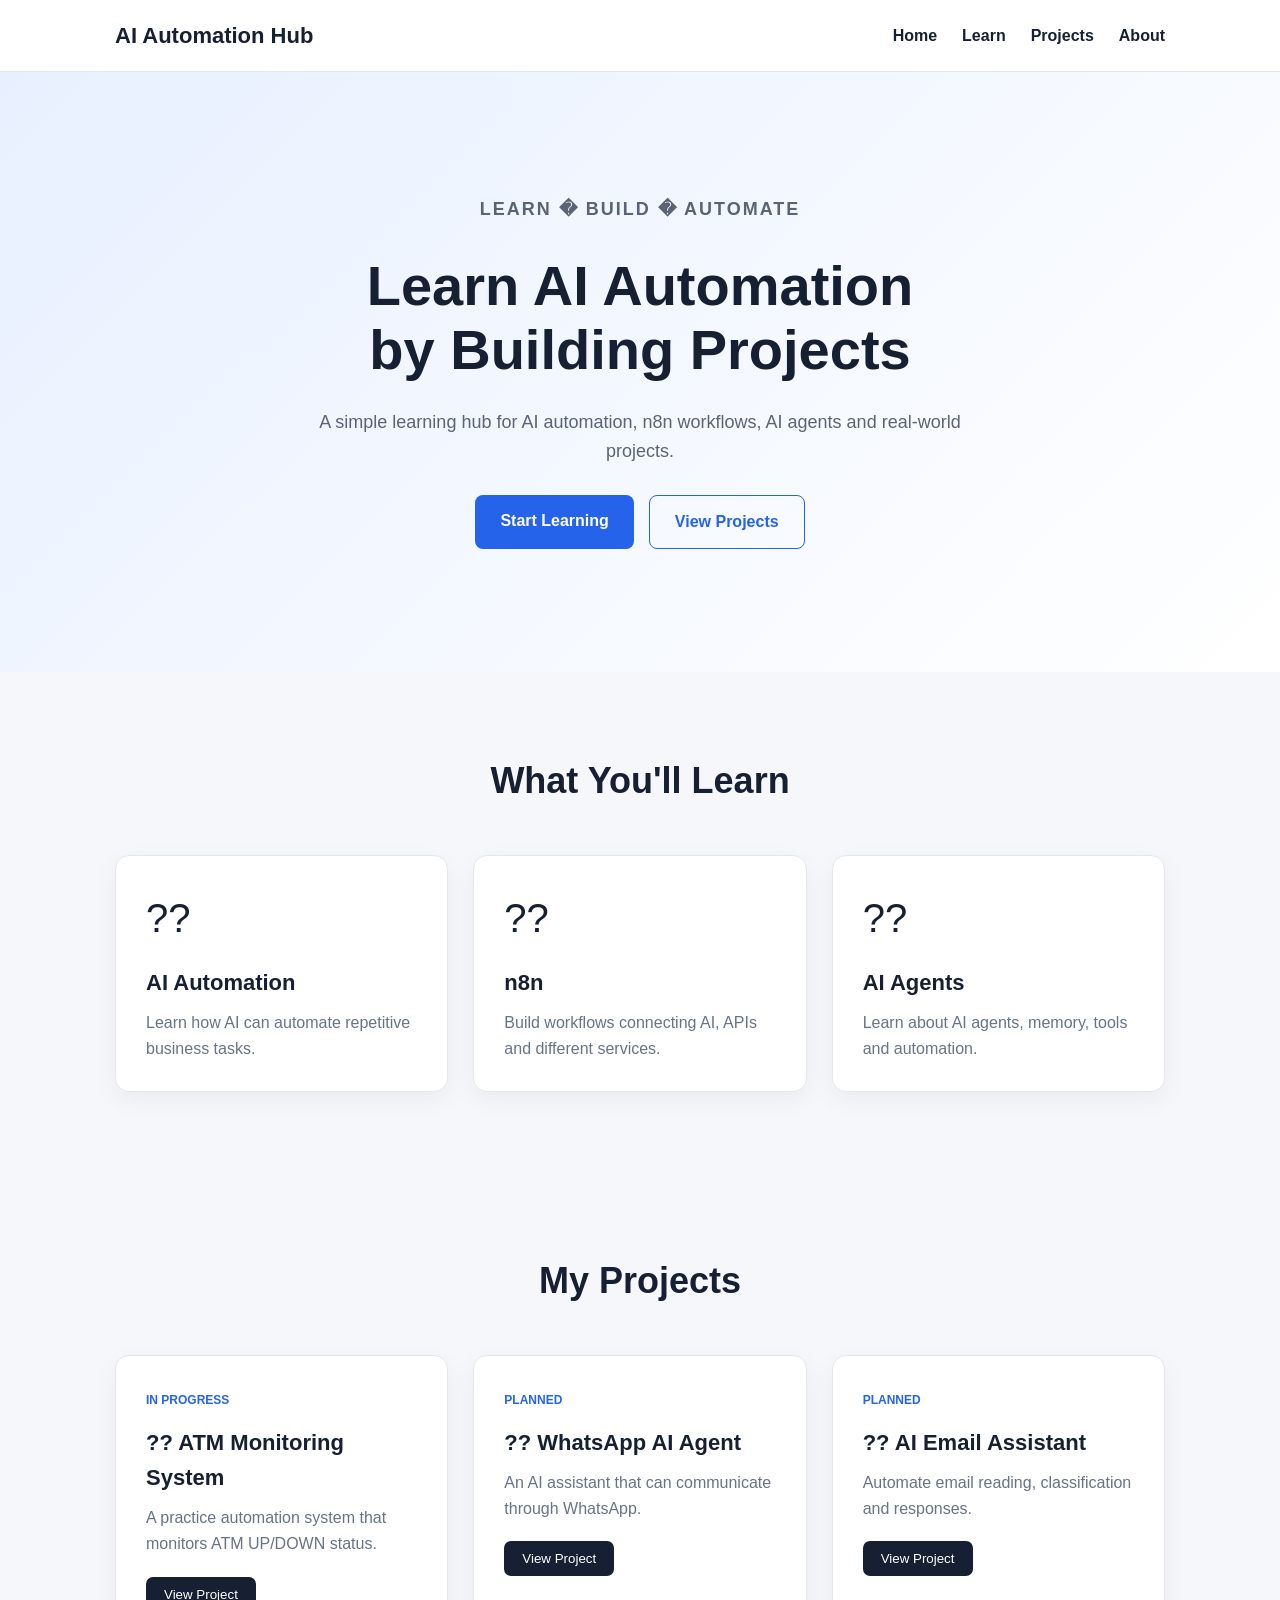
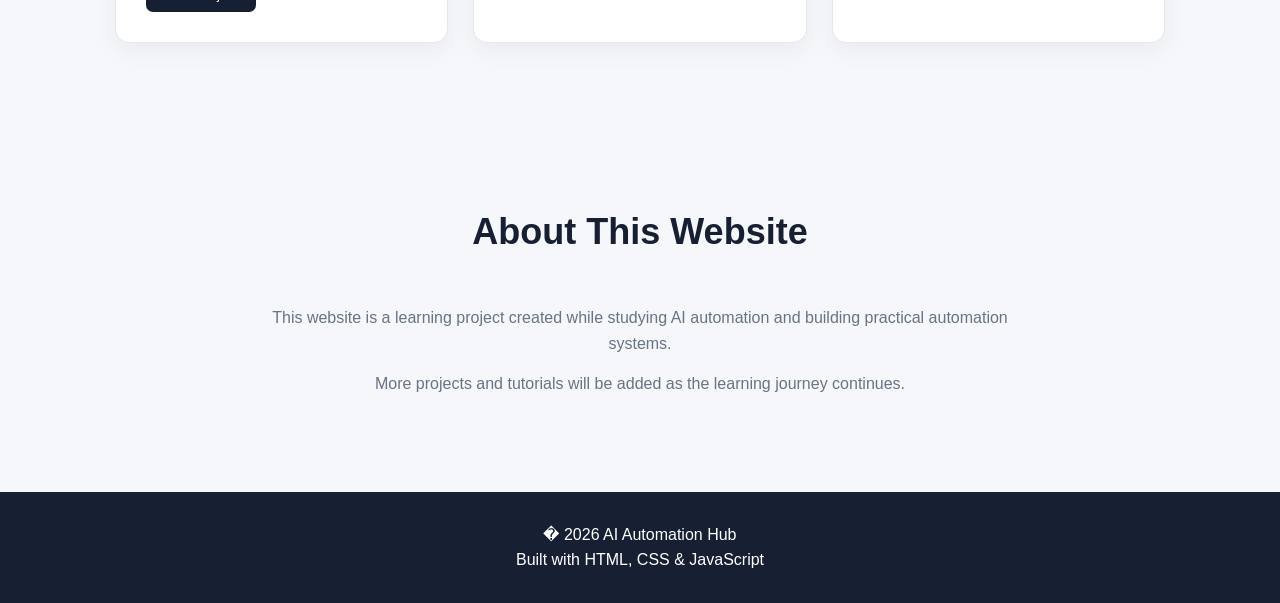
<file: index.html>
<!DOCTYPE html>
<html lang="en">
<head>
    <meta charset="UTF-8">
    <meta name="viewport" content="width=device-width, initial-scale=1.0">
    <title>AI Automation Hub</title>
    <link rel="stylesheet" href="style.css">
</head>

<body>

    <header>
        <nav class="navbar">
            <h2>AI Automation Hub</h2>

            <div class="nav-links">
                <a href="#home">Home</a>
                <a href="#learn">Learn</a>
                <a href="#projects">Projects</a>
                <a href="#about">About</a>
            </div>
        </nav>
    </header>

    <main>

        <section id="home" class="hero">
            <div class="hero-content">
                <p class="tag">LEARN � BUILD � AUTOMATE</p>

                <h1>Learn AI Automation<br>by Building Projects</h1>

                <p>
                    A simple learning hub for AI automation,
                    n8n workflows, AI agents and real-world projects.
                </p>

                <div class="buttons">
                    <a href="#learn" class="btn primary">Start Learning</a>
                    <a href="#projects" class="btn secondary">View Projects</a>
                </div>
            </div>
        </section>

        <section id="learn" class="section">
            <h2>What You'll Learn</h2>

            <div class="cards">

                <div class="card">
                    <div class="icon">??</div>
                    <h3>AI Automation</h3>
                    <p>
                        Learn how AI can automate repetitive
                        business tasks.
                    </p>
                </div>

                <div class="card">
                    <div class="icon">??</div>
                    <h3>n8n</h3>
                    <p>
                        Build workflows connecting AI,
                        APIs and different services.
                    </p>
                </div>

                <div class="card">
                    <div class="icon">??</div>
                    <h3>AI Agents</h3>
                    <p>
                        Learn about AI agents, memory,
                        tools and automation.
                    </p>
                </div>

            </div>
        </section>

        <section id="projects" class="section projects">
            <h2>My Projects</h2>

            <div class="cards">

                <div class="card project-card">
                    <span class="status">IN PROGRESS</span>
                    <h3>?? ATM Monitoring System</h3>
                    <p>
                        A practice automation system that
                        monitors ATM UP/DOWN status.
                    </p>
                    <button onclick="showMessage('ATM Monitoring System')">
                        View Project
                    </button>
                </div>

                <div class="card project-card">
                    <span class="status">PLANNED</span>
                    <h3>?? WhatsApp AI Agent</h3>
                    <p>
                        An AI assistant that can communicate
                        through WhatsApp.
                    </p>
                    <button onclick="showMessage('WhatsApp AI Agent')">
                        View Project
                    </button>
                </div>

                <div class="card project-card">
                    <span class="status">PLANNED</span>
                    <h3>?? AI Email Assistant</h3>
                    <p>
                        Automate email reading, classification
                        and responses.
                    </p>
                    <button onclick="showMessage('AI Email Assistant')">
                        View Project
                    </button>
                </div>

            </div>
        </section>

        <section id="about" class="section about">
            <h2>About This Website</h2>

            <p>
                This website is a learning project created while
                studying AI automation and building practical
                automation systems.
            </p>

            <p>
                More projects and tutorials will be added as
                the learning journey continues.
            </p>
        </section>

    </main>

    <footer>
        <p>� 2026 AI Automation Hub</p>
        <p>Built with HTML, CSS & JavaScript</p>
    </footer>

    <script src="script.js"></script>

</body>
</html>
</file>
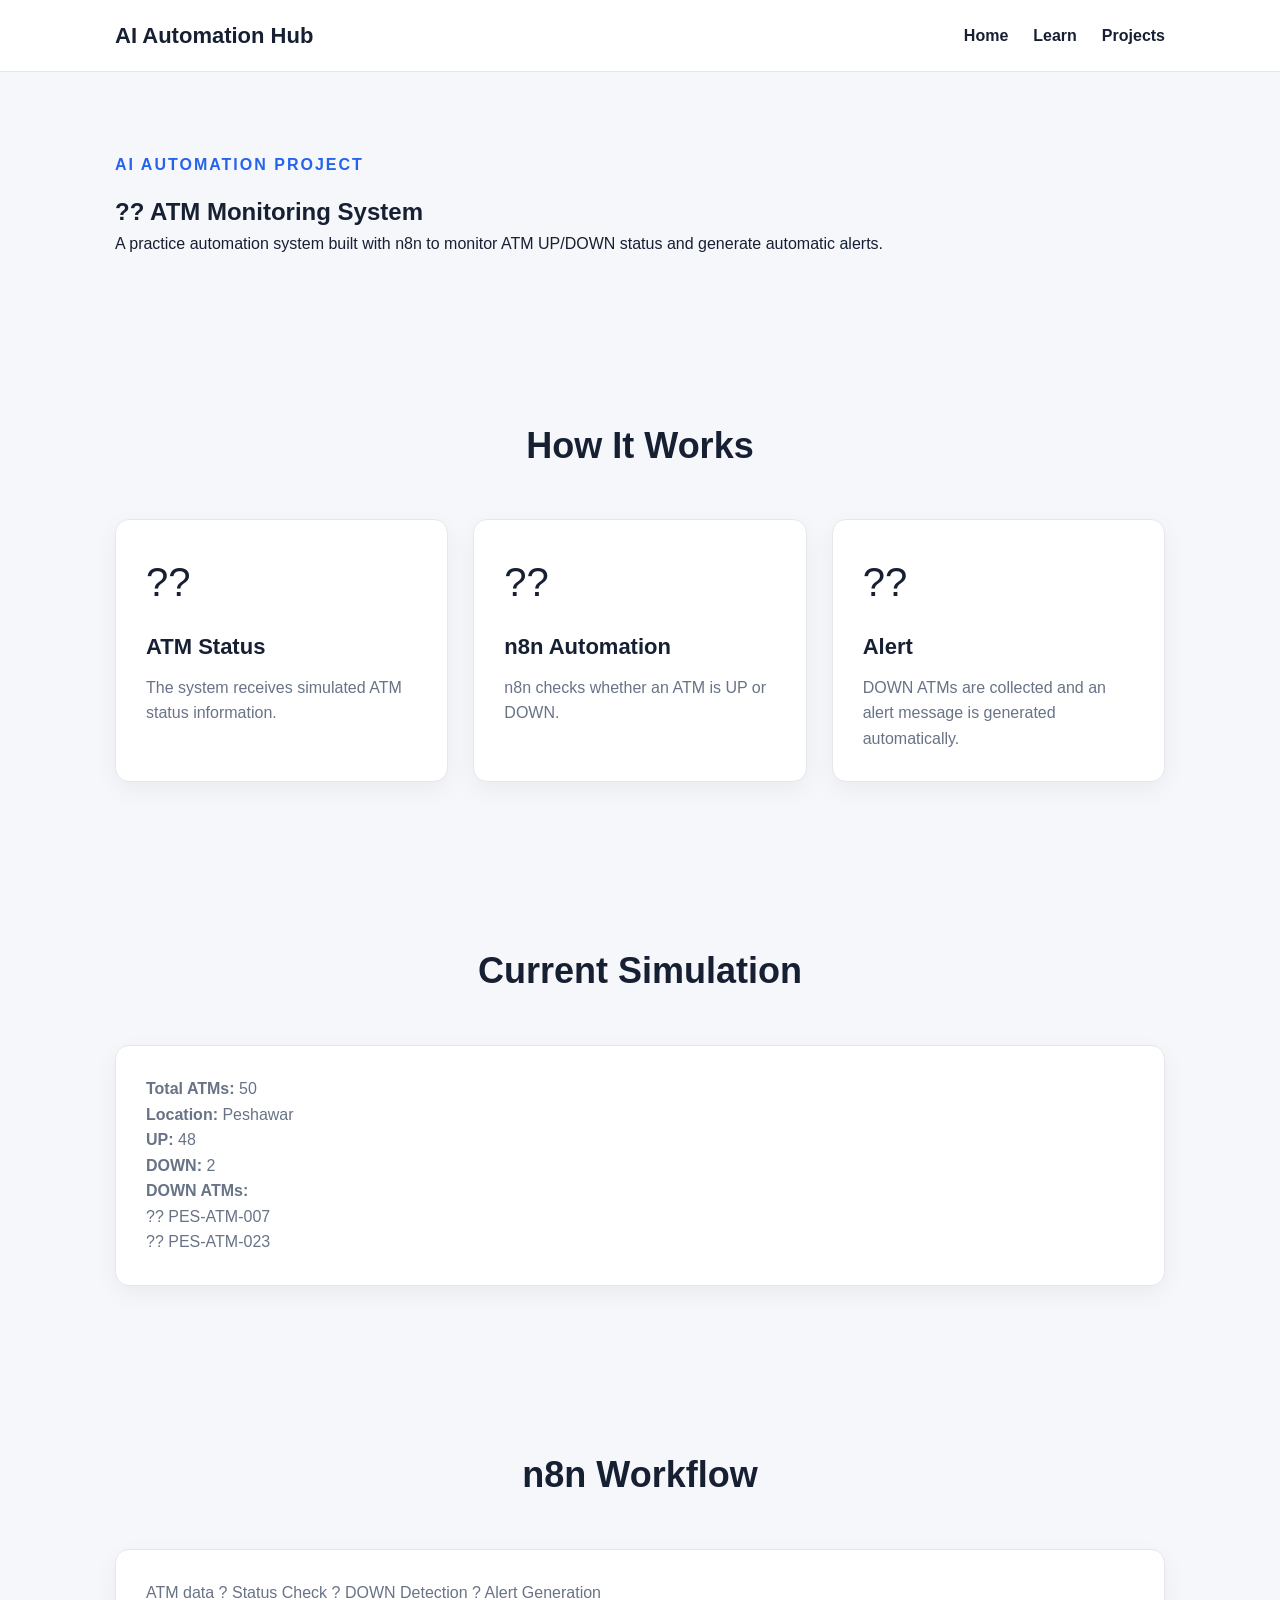
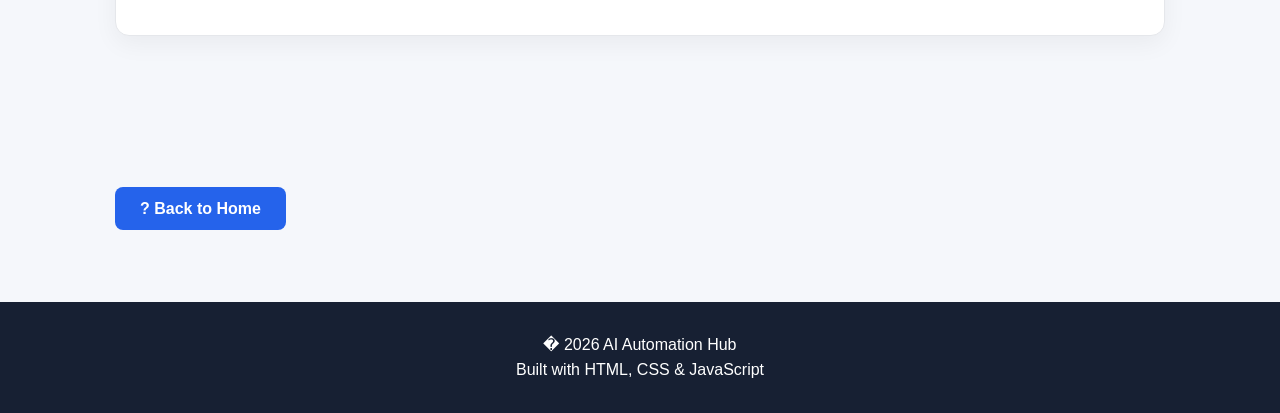
<file: atm-monitoring.html>
<!DOCTYPE html>
<html lang="en">

<head>
    <meta charset="UTF-8">
    <meta name="viewport" content="width=device-width, initial-scale=1.0">

    <title>ATM Monitoring System</title>

    <link rel="stylesheet" href="style.css">
</head>

<body>

    <header>
        <nav class="navbar">
            <h2>AI Automation Hub</h2>

            <div class="nav-links">
                <a href="index.html">Home</a>
                <a href="index.html#learn">Learn</a>
                <a href="index.html#projects">Projects</a>
            </div>
        </nav>
    </header>

    <main>

        <section class="section">

            <p class="tag">AI AUTOMATION PROJECT</p>

            <h1>?? ATM Monitoring System</h1>

            <p>
                A practice automation system built with n8n
                to monitor ATM UP/DOWN status and generate
                automatic alerts.
            </p>

        </section>

        <section class="section">

            <h2>How It Works</h2>

            <div class="cards">

                <div class="card">
                    <div class="icon">??</div>
                    <h3>ATM Status</h3>
                    <p>
                        The system receives simulated ATM
                        status information.
                    </p>
                </div>

                <div class="card">
                    <div class="icon">??</div>
                    <h3>n8n Automation</h3>
                    <p>
                        n8n checks whether an ATM is UP or DOWN.
                    </p>
                </div>

                <div class="card">
                    <div class="icon">??</div>
                    <h3>Alert</h3>
                    <p>
                        DOWN ATMs are collected and an alert
                        message is generated automatically.
                    </p>
                </div>

            </div>

        </section>

        <section class="section">

            <h2>Current Simulation</h2>

            <div class="card">

                <p><strong>Total ATMs:</strong> 50</p>

                <p><strong>Location:</strong> Peshawar</p>

                <p><strong>UP:</strong> 48</p>

                <p><strong>DOWN:</strong> 2</p>

                <p><strong>DOWN ATMs:</strong></p>

                <p>
                    ?? PES-ATM-007<br>
                    ?? PES-ATM-023
                </p>

            </div>

        </section>

        <section class="section">

            <h2>n8n Workflow</h2>

            <div class="card">

                <p>
                    ATM data ? Status Check ? DOWN Detection
                    ? Alert Generation
                </p>

            </div>

        </section>

        <section class="section">

            <a href="index.html" class="btn primary">
                ? Back to Home
            </a>

        </section>

    </main>

    <footer>
        <p>� 2026 AI Automation Hub</p>
        <p>Built with HTML, CSS & JavaScript</p>
    </footer>

</body>

</html>
</file>
<file: style.css>
* {
    margin: 0;
    padding: 0;
    box-sizing: border-box;
}

html {
    scroll-behavior: smooth;
}

body {
    font-family: Arial, sans-serif;
    background: #f5f7fb;
    color: #172033;
    line-height: 1.6;
}

/* Navbar */

header {
    background: #ffffff;
    border-bottom: 1px solid #e5e7eb;
    position: sticky;
    top: 0;
    z-index: 1000;
}

.navbar {
    max-width: 1100px;
    margin: auto;
    padding: 18px 25px;
    display: flex;
    justify-content: space-between;
    align-items: center;
}

.navbar h2 {
    font-size: 22px;
}

.nav-links {
    display: flex;
    gap: 25px;
}

.nav-links a {
    text-decoration: none;
    color: #172033;
    font-weight: 600;
}

.nav-links a:hover {
    color: #2563eb;
}

/* Hero */

.hero {
    min-height: 600px;
    display: flex;
    align-items: center;
    justify-content: center;
    text-align: center;
    padding: 80px 20px;
    background: linear-gradient(135deg, #e8f0ff, #ffffff);
}

.hero-content {
    max-width: 750px;
}

.tag {
    color: #2563eb;
    font-weight: bold;
    letter-spacing: 2px;
    margin-bottom: 15px;
}

.hero h1 {
    font-size: 56px;
    line-height: 1.15;
    margin-bottom: 25px;
}

.hero p {
    font-size: 18px;
    color: #5b6475;
    max-width: 650px;
    margin: 0 auto 30px;
}

/* Buttons */

.buttons {
    display: flex;
    justify-content: center;
    gap: 15px;
    flex-wrap: wrap;
}

.btn {
    padding: 13px 25px;
    border-radius: 8px;
    text-decoration: none;
    font-weight: bold;
}

.primary {
    background: #2563eb;
    color: white;
}

.secondary {
    border: 1px solid #2563eb;
    color: #2563eb;
}

/* Sections */

.section {
    max-width: 1100px;
    margin: auto;
    padding: 80px 25px;
}

.section h2 {
    text-align: center;
    font-size: 36px;
    margin-bottom: 45px;
}

/* Cards */

.cards {
    display: grid;
    grid-template-columns: repeat(3, 1fr);
    gap: 25px;
}

.card {
    background: white;
    padding: 30px;
    border-radius: 14px;
    border: 1px solid #e5e7eb;
    box-shadow: 0 8px 25px rgba(0, 0, 0, 0.05);
}

.card:hover {
    transform: translateY(-5px);
    transition: 0.2s;
}

.icon {
    font-size: 40px;
    margin-bottom: 15px;
}

.card h3 {
    margin-bottom: 10px;
    font-size: 22px;
}

.card p {
    color: #687386;
}

/* Projects */

.projects {
    background: #f5f7fb;
}

.project-card {
    position: relative;
}

.status {
    display: inline-block;
    font-size: 12px;
    font-weight: bold;
    color: #2563eb;
    margin-bottom: 15px;
}

.project-card button {
    margin-top: 20px;
    padding: 10px 18px;
    border: none;
    border-radius: 7px;
    background: #172033;
    color: white;
    cursor: pointer;
}

.project-card button:hover {
    background: #2563eb;
}

/* About */

.about {
    text-align: center;
    max-width: 800px;
}

.about p {
    margin-bottom: 15px;
    color: #687386;
}

/* Footer */

footer {
    text-align: center;
    padding: 30px;
    background: #172033;
    color: white;
}

/* Mobile */

@media (max-width: 768px) {

    .navbar {
        flex-direction: column;
        gap: 15px;
    }

    .nav-links {
        gap: 15px;
        flex-wrap: wrap;
        justify-content: center;
    }

    .hero h1 {
        font-size: 40px;
    }

    .cards {
        grid-template-columns: 1fr;
    }

    .section {
        padding: 60px 20px;
    }
}
</file>
